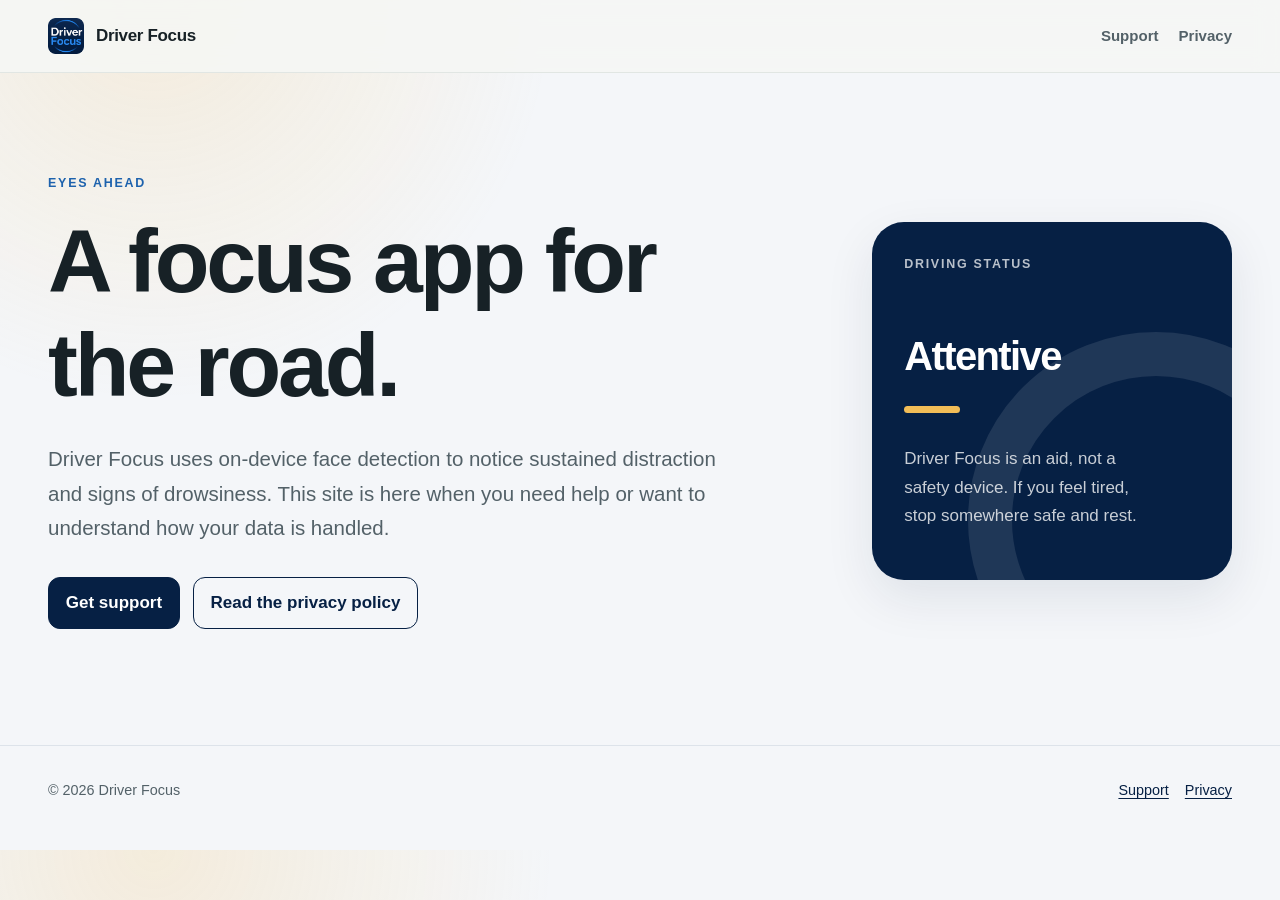
<file: docs/index.html>
<!doctype html>
<html lang="en">
  <head>
    <meta charset="utf-8">
    <meta name="viewport" content="width=device-width, initial-scale=1">
    <meta name="description" content="Support and privacy information for Driver Focus.">
    <title>Driver Focus: Support and privacy</title>
    <link rel="icon" type="image/png" href="./assets/favicon-32.png">
    <link rel="apple-touch-icon" href="./assets/apple-touch-icon.png">
    <link rel="stylesheet" href="./assets/site.css">
  </head>
  <body>
    <header class="site-header">
      <nav class="nav shell" aria-label="Main navigation">
        <a class="brand" href="./">
          <span class="brand-mark" aria-hidden="true"></span>
          Driver Focus
        </a>
        <div class="nav-links">
          <a href="./support/">Support</a>
          <a href="./privacy/">Privacy</a>
        </div>
      </nav>
    </header>
    <main>
      <section class="hero shell">
        <div>
          <p class="eyebrow">Eyes ahead</p>
          <h1>A focus app for the road.</h1>
          <p class="lede">
            Driver Focus uses on-device face detection to notice sustained
            distraction and signs of drowsiness. This site is here when you
            need help or want to understand how your data is handled.
          </p>
          <div class="actions">
            <a class="button" href="./support/">Get support</a>
            <a class="button secondary" href="./privacy/">Read the privacy policy</a>
          </div>
        </div>
        <aside class="signal-card" aria-label="Driver Focus safety reminder">
          <div class="signal-label">Driving status</div>
          <div class="signal-status">Attentive</div>
          <div class="signal-line" aria-hidden="true"></div>
          <p class="signal-copy">
            Driver Focus is an aid, not a safety device. If you feel tired,
            stop somewhere safe and rest.
          </p>
        </aside>
      </section>
    </main>
    <footer class="page-footer">
      <div class="footer-row shell">
        <span>© 2026 Driver Focus</span>
        <div class="footer-links">
          <a href="./support/">Support</a>
          <a href="./privacy/">Privacy</a>
        </div>
      </div>
    </footer>
  </body>
</html>
</file>
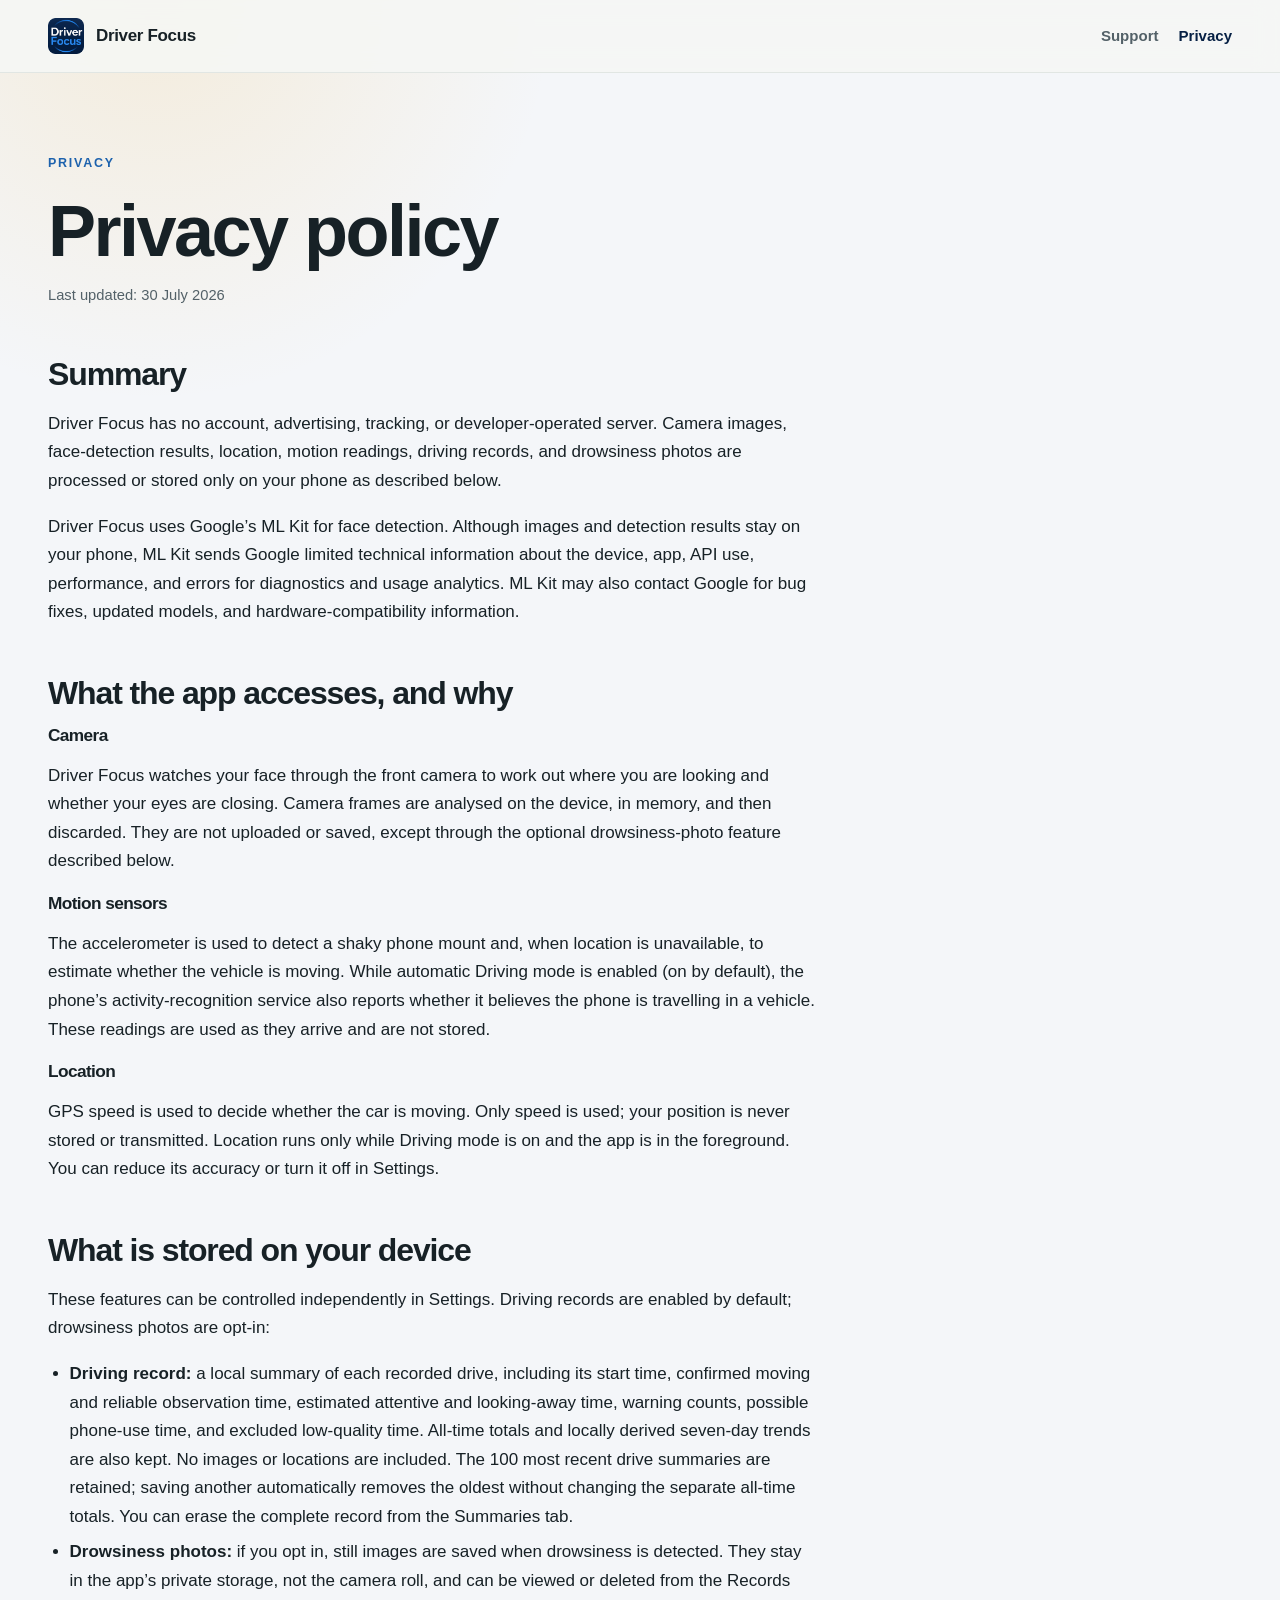
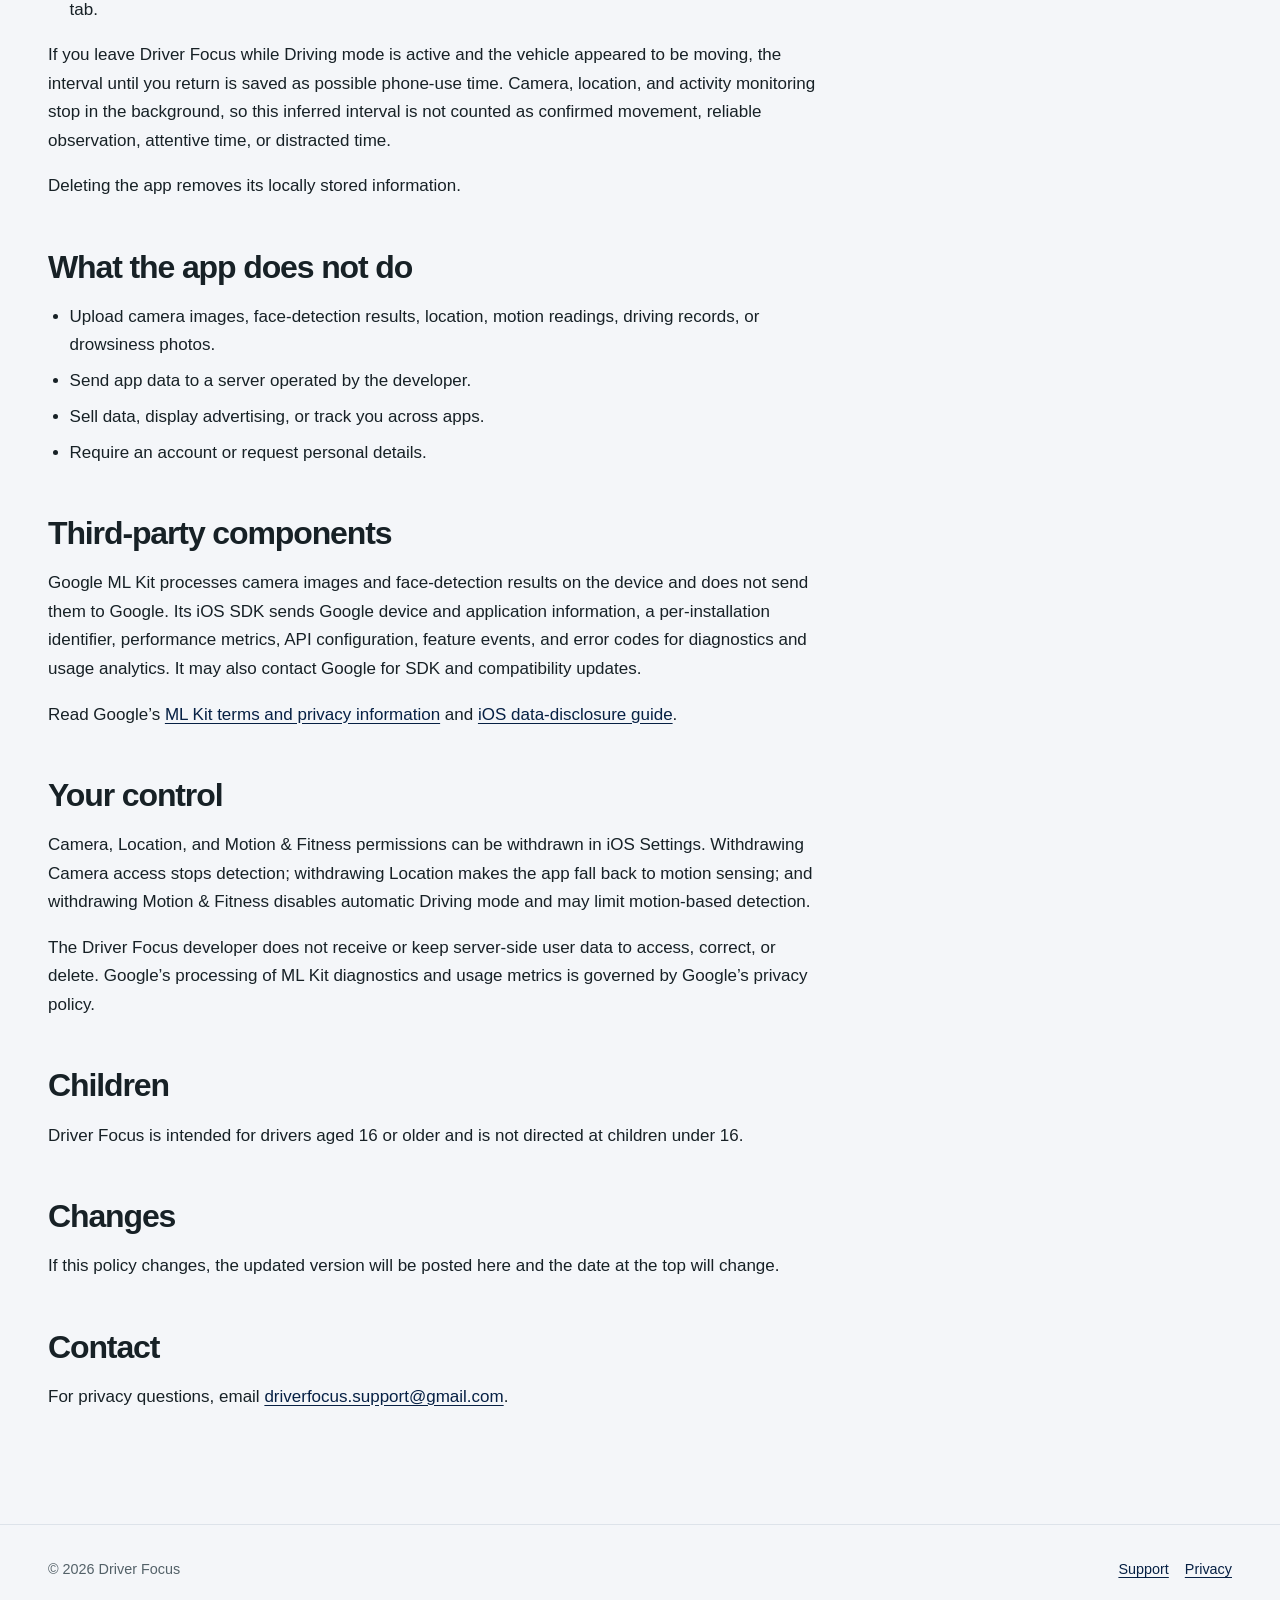
<file: docs/privacy/index.html>
<!doctype html>
<html lang="en">
  <head>
    <meta charset="utf-8">
    <meta name="viewport" content="width=device-width, initial-scale=1">
    <meta name="description" content="Privacy policy for Driver Focus.">
    <title>Privacy policy | Driver Focus</title>
    <link rel="icon" type="image/png" href="../assets/favicon-32.png">
    <link rel="apple-touch-icon" href="../assets/apple-touch-icon.png">
    <link rel="stylesheet" href="../assets/site.css">
  </head>
  <body>
    <header class="site-header">
      <nav class="nav shell" aria-label="Main navigation">
        <a class="brand" href="../">
          <span class="brand-mark" aria-hidden="true"></span>
          Driver Focus
        </a>
        <div class="nav-links">
          <a href="../support/">Support</a>
          <a href="./" aria-current="page">Privacy</a>
        </div>
      </nav>
    </header>
    <main class="shell">
      <article class="content">
        <p class="eyebrow">Privacy</p>
        <h1>Privacy policy</h1>
        <p class="meta">Last updated: 30 July 2026</p>

        <h2>Summary</h2>
        <p>
          Driver Focus has no account, advertising, tracking, or
          developer-operated server. Camera images, face-detection results,
          location, motion readings, driving records, and drowsiness photos are
          processed or stored only on your phone as described below.
        </p>
        <p>
          Driver Focus uses Google’s ML Kit for face detection. Although images
          and detection results stay on your phone, ML Kit sends Google limited
          technical information about the device, app, API use, performance,
          and errors for diagnostics and usage analytics. ML Kit may also
          contact Google for bug fixes, updated models, and
          hardware-compatibility information.
        </p>

        <h2>What the app accesses, and why</h2>
        <h3>Camera</h3>
        <p>
          Driver Focus watches your face through the front camera to work out
          where you are looking and whether your eyes are closing. Camera frames
          are analysed on the device, in memory, and then discarded. They are
          not uploaded or saved, except through the optional drowsiness-photo
          feature described below.
        </p>
        <h3>Motion sensors</h3>
        <p>
          The accelerometer is used to detect a shaky phone mount and, when
          location is unavailable, to estimate whether the vehicle is moving.
          While automatic Driving mode is enabled (on by default), the phone’s
          activity-recognition service also reports whether it believes the
          phone is travelling in a vehicle. These readings are used as they
          arrive and are not stored.
        </p>
        <h3>Location</h3>
        <p>
          GPS speed is used to decide whether the car is moving. Only speed is
          used; your position is never stored or transmitted. Location runs only
          while Driving mode is on and the app is in the foreground. You can
          reduce its accuracy or turn it off in Settings.
        </p>

        <h2>What is stored on your device</h2>
        <p>
          These features can be controlled independently in Settings. Driving
          records are enabled by default; drowsiness photos are opt-in:
        </p>
        <ul>
          <li>
            <strong>Driving record:</strong> a local summary of each recorded
            drive, including its start time, confirmed moving and reliable
            observation time, estimated attentive and looking-away time,
            warning counts, possible phone-use time, and excluded low-quality
            time. All-time totals and locally derived seven-day trends are also
            kept. No images or locations are included. The 100 most recent
            drive summaries are retained; saving another automatically removes
            the oldest without changing the separate all-time totals. You can
            erase the complete record from the Summaries tab.
          </li>
          <li>
            <strong>Drowsiness photos:</strong> if you opt in, still images are
            saved when drowsiness is detected. They stay in the app’s private
            storage, not the camera roll, and can be viewed or deleted from the
            Records tab.
          </li>
        </ul>
        <p>
          If you leave Driver Focus while Driving mode is active and the
          vehicle appeared to be moving, the interval until you return is saved
          as possible phone-use time. Camera, location, and activity monitoring
          stop in the background, so this inferred interval is not counted as
          confirmed movement, reliable observation, attentive time, or
          distracted time.
        </p>
        <p>Deleting the app removes its locally stored information.</p>

        <h2>What the app does not do</h2>
        <ul>
          <li>
            Upload camera images, face-detection results, location, motion
            readings, driving records, or drowsiness photos.
          </li>
          <li>Send app data to a server operated by the developer.</li>
          <li>Sell data, display advertising, or track you across apps.</li>
          <li>Require an account or request personal details.</li>
        </ul>

        <h2>Third-party components</h2>
        <p>
          Google ML Kit processes camera images and face-detection results on
          the device and does not send them to Google. Its iOS SDK sends Google
          device and application information, a per-installation identifier,
          performance metrics, API configuration, feature events, and error
          codes for diagnostics and usage analytics. It may also contact Google
          for SDK and compatibility updates.
        </p>
        <p>
          Read Google’s
          <a href="https://developers.google.com/ml-kit/terms">ML Kit terms and privacy information</a>
          and
          <a href="https://developers.google.com/ml-kit/ios-data-disclosure">iOS data-disclosure guide</a>.
        </p>

        <h2>Your control</h2>
        <p>
          Camera, Location, and Motion &amp; Fitness permissions can be
          withdrawn in iOS Settings. Withdrawing Camera access stops detection;
          withdrawing Location makes the app fall back to motion sensing; and
          withdrawing Motion &amp; Fitness disables automatic Driving mode and
          may limit motion-based detection.
        </p>
        <p>
          The Driver Focus developer does not receive or keep server-side user
          data to access, correct, or delete. Google’s processing of ML Kit
          diagnostics and usage metrics is governed by Google’s privacy policy.
        </p>

        <h2>Children</h2>
        <p>
          Driver Focus is intended for drivers aged 16 or older and is not
          directed at children under 16.
        </p>

        <h2>Changes</h2>
        <p>
          If this policy changes, the updated version will be posted here and
          the date at the top will change.
        </p>

        <h2>Contact</h2>
        <p>
          For privacy questions, email
          <a href="mailto:driverfocus.support@gmail.com?subject=Driver%20Focus%20privacy">
            driverfocus.support@gmail.com</a>.
        </p>
      </article>
    </main>
    <footer class="page-footer">
      <div class="footer-row shell">
        <span>© 2026 Driver Focus</span>
        <div class="footer-links">
          <a href="../support/">Support</a>
          <a href="./">Privacy</a>
        </div>
      </div>
    </footer>
  </body>
</html>
</file>
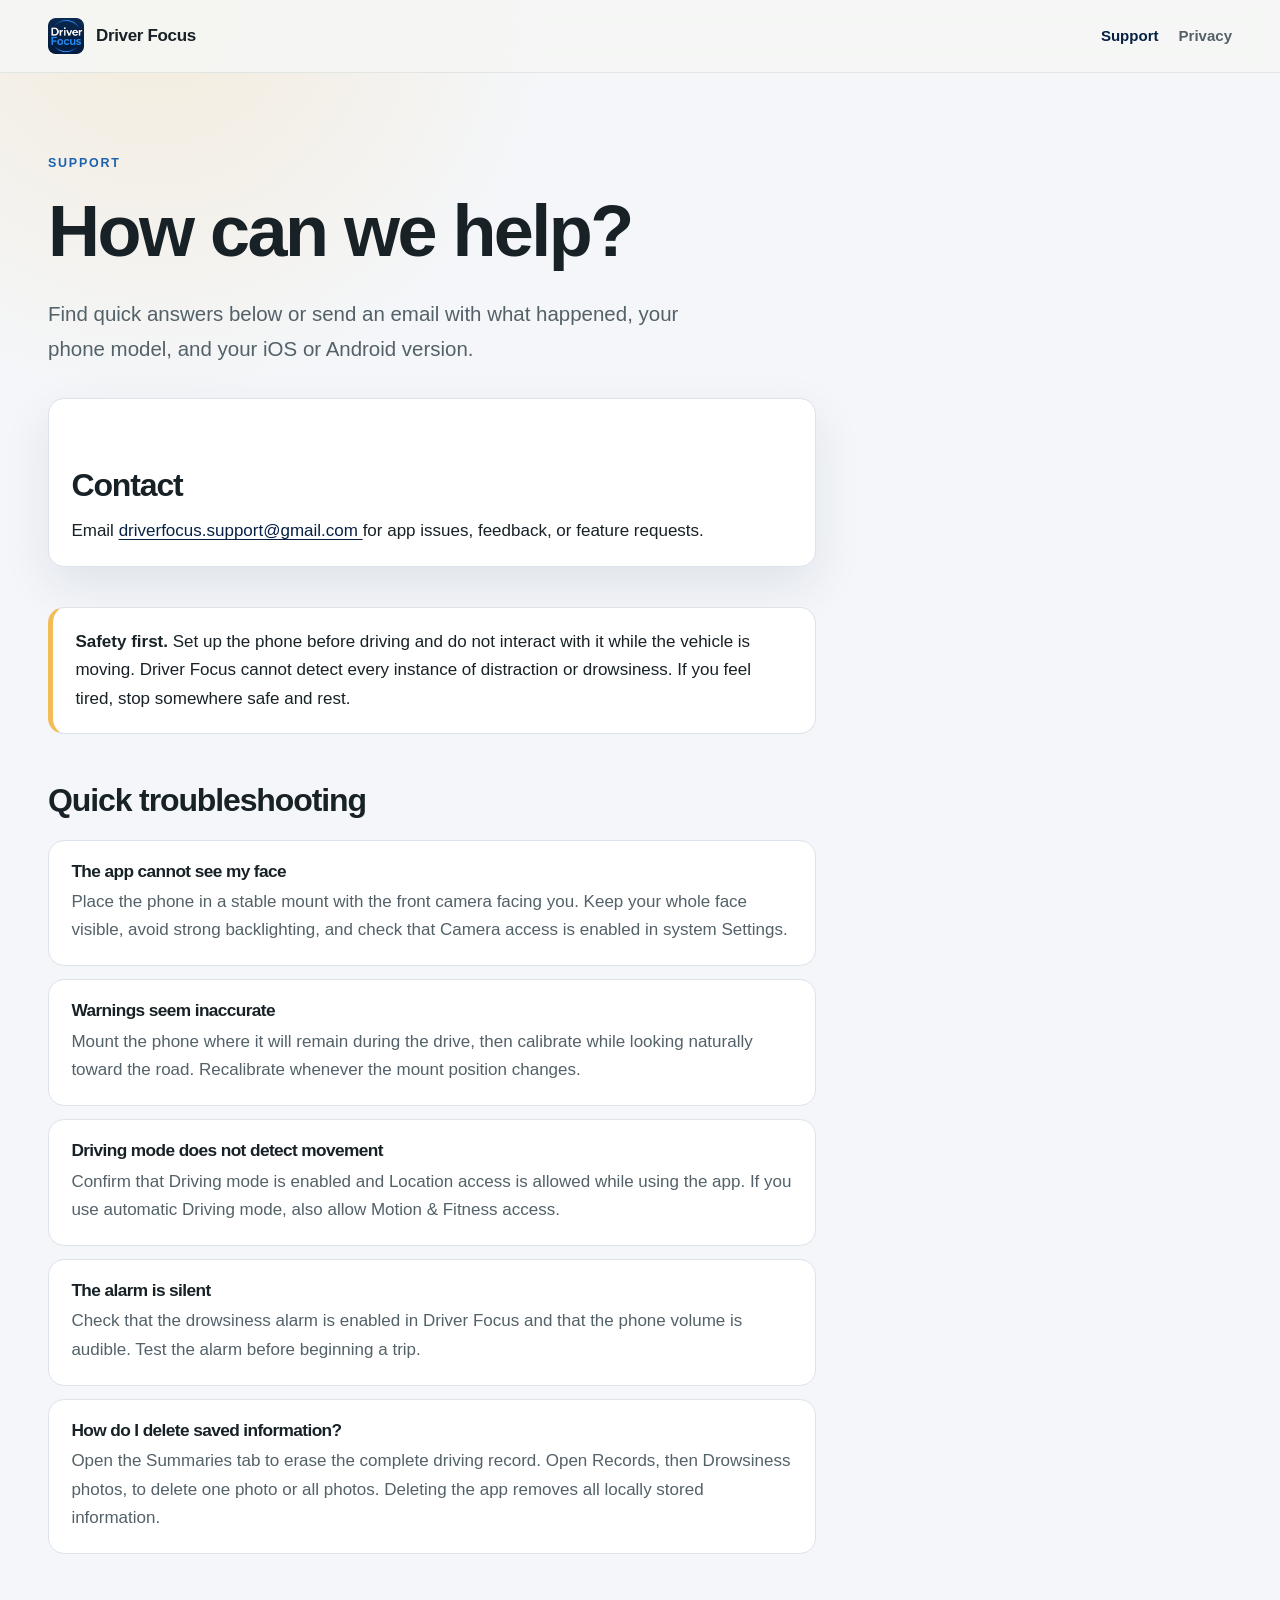
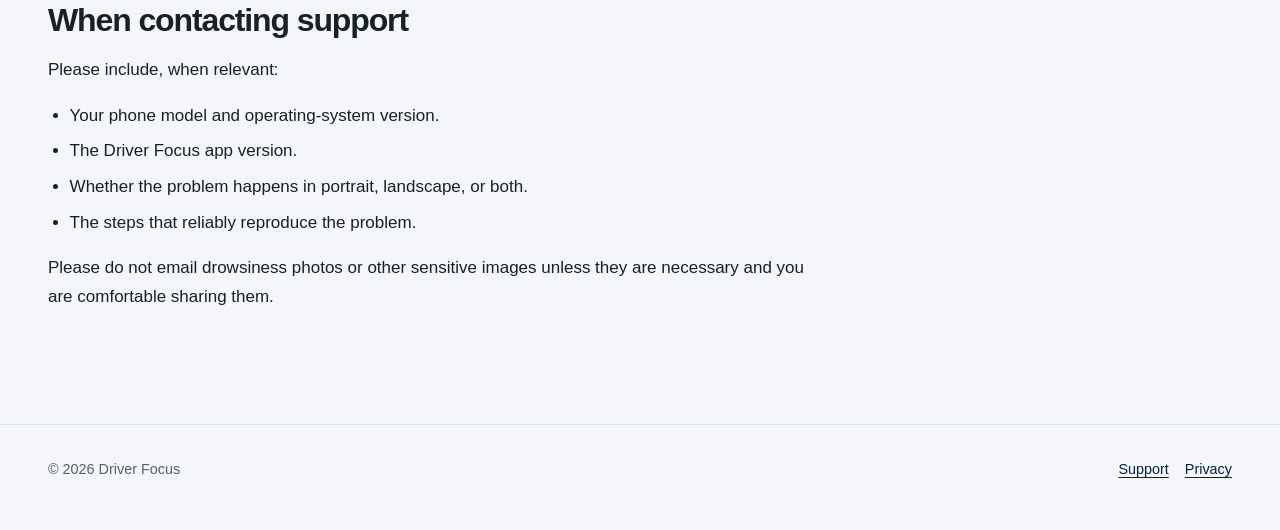
<file: docs/support/index.html>
<!doctype html>
<html lang="en">
  <head>
    <meta charset="utf-8">
    <meta name="viewport" content="width=device-width, initial-scale=1">
    <meta name="description" content="Help, troubleshooting, and contact information for Driver Focus.">
    <title>Support | Driver Focus</title>
    <link rel="icon" type="image/png" href="../assets/favicon-32.png">
    <link rel="apple-touch-icon" href="../assets/apple-touch-icon.png">
    <link rel="stylesheet" href="../assets/site.css">
  </head>
  <body>
    <header class="site-header">
      <nav class="nav shell" aria-label="Main navigation">
        <a class="brand" href="../">
          <span class="brand-mark" aria-hidden="true"></span>
          Driver Focus
        </a>
        <div class="nav-links">
          <a href="./" aria-current="page">Support</a>
          <a href="../privacy/">Privacy</a>
        </div>
      </nav>
    </header>
    <main class="shell">
      <article class="content">
        <p class="eyebrow">Support</p>
        <h1>How can we help?</h1>
        <p class="lede">
          Find quick answers below or send an email with what happened, your
          phone model, and your iOS or Android version.
        </p>

        <section class="contact-card" aria-labelledby="contact-heading">
          <h2 id="contact-heading">Contact</h2>
          <p>
            Email
            <a href="mailto:driverfocus.support@gmail.com?subject=Driver%20Focus%20support">
              driverfocus.support@gmail.com
            </a>
            for app issues, feedback, or feature requests.
          </p>
        </section>

        <div class="notice">
          <strong>Safety first.</strong> Set up the phone before driving and do
          not interact with it while the vehicle is moving. Driver Focus cannot
          detect every instance of distraction or drowsiness. If you feel tired,
          stop somewhere safe and rest.
        </div>

        <h2>Quick troubleshooting</h2>
        <div class="faq">
          <section class="faq-item">
            <h3>The app cannot see my face</h3>
            <p>
              Place the phone in a stable mount with the front camera facing
              you. Keep your whole face visible, avoid strong backlighting, and
              check that Camera access is enabled in system Settings.
            </p>
          </section>
          <section class="faq-item">
            <h3>Warnings seem inaccurate</h3>
            <p>
              Mount the phone where it will remain during the drive, then
              calibrate while looking naturally toward the road. Recalibrate
              whenever the mount position changes.
            </p>
          </section>
          <section class="faq-item">
            <h3>Driving mode does not detect movement</h3>
            <p>
              Confirm that Driving mode is enabled and Location access is
              allowed while using the app. If you use automatic Driving mode,
              also allow Motion &amp; Fitness access.
            </p>
          </section>
          <section class="faq-item">
            <h3>The alarm is silent</h3>
            <p>
              Check that the drowsiness alarm is enabled in Driver Focus and
              that the phone volume is audible. Test the alarm before beginning
              a trip.
            </p>
          </section>
          <section class="faq-item">
            <h3>How do I delete saved information?</h3>
            <p>
              Open the Summaries tab to erase the complete driving record.
              Open Records, then Drowsiness photos, to delete one photo or all
              photos. Deleting the app removes all locally stored information.
            </p>
          </section>
        </div>

        <h2>When contacting support</h2>
        <p>Please include, when relevant:</p>
        <ul>
          <li>Your phone model and operating-system version.</li>
          <li>The Driver Focus app version.</li>
          <li>Whether the problem happens in portrait, landscape, or both.</li>
          <li>The steps that reliably reproduce the problem.</li>
        </ul>
        <p>
          Please do not email drowsiness photos or other sensitive images unless
          they are necessary and you are comfortable sharing them.
        </p>
      </article>
    </main>
    <footer class="page-footer">
      <div class="footer-row shell">
        <span>© 2026 Driver Focus</span>
        <div class="footer-links">
          <a href="./">Support</a>
          <a href="../privacy/">Privacy</a>
        </div>
      </div>
    </footer>
  </body>
</html>
</file>
<file: docs/assets/site.css>
:root {
  color-scheme: light;
  --ink: #172126;
  --muted: #536168;
  --paper: #f4f6f9;
  --surface: #ffffff;
  --line: #dde3ea;
  /* Taken from the app icon: #062044 is its background, #2989f1 its wordmark.
     The wordmark blue is darkened for text because at full strength it only
     reaches 3.5:1 against white, short of the 4.5:1 needed to read well. */
  --blue: #1d62ad;
  --blue-dark: #062044;
  --blue-soft: #e8eef8;
  --amber: #f2bd57;
  --shadow: 0 18px 50px rgba(6, 32, 68, 0.09);
}

* {
  box-sizing: border-box;
}

html {
  scroll-behavior: smooth;
}

body {
  margin: 0;
  background:
    radial-gradient(circle at 12% 0%, rgba(242, 189, 87, 0.18), transparent 25rem),
    var(--paper);
  color: var(--ink);
  font-family: Inter, ui-sans-serif, -apple-system, BlinkMacSystemFont, "Segoe UI",
    sans-serif;
  font-size: 17px;
  line-height: 1.68;
}

a {
  color: var(--blue-dark);
  text-underline-offset: 0.18em;
}

a:hover {
  color: var(--blue);
}

.shell {
  width: min(100% - 2rem, 74rem);
  margin-inline: auto;
}

.site-header {
  border-bottom: 1px solid rgba(220, 227, 223, 0.8);
  background: rgba(245, 247, 244, 0.9);
  backdrop-filter: blur(12px);
  position: sticky;
  top: 0;
  z-index: 10;
}

.nav {
  min-height: 4.5rem;
  display: flex;
  align-items: center;
  justify-content: space-between;
  gap: 1.5rem;
}

.brand {
  display: inline-flex;
  align-items: center;
  gap: 0.75rem;
  color: var(--ink);
  font-weight: 750;
  letter-spacing: -0.02em;
  text-decoration: none;
}

.brand-mark {
  width: 2.25rem;
  aspect-ratio: 1;
  /* The app's own icon, with the corners rounded here because the web applies
     no mask of its own. The url is resolved against this stylesheet, so every
     page picks it up whatever depth it sits at. */
  background: url("driver-focus-mark.png") center / contain no-repeat;
}

.nav-links {
  display: flex;
  align-items: center;
  gap: 1.25rem;
  font-size: 0.94rem;
}

.nav-links a {
  color: var(--muted);
  font-weight: 650;
  text-decoration: none;
}

.nav-links a[aria-current="page"],
.nav-links a:hover {
  color: var(--blue-dark);
}

main {
  padding: 5rem 0 6rem;
}

.hero {
  display: grid;
  grid-template-columns: minmax(0, 1.35fr) minmax(17rem, 0.65fr);
  align-items: center;
  gap: clamp(2rem, 6vw, 6rem);
  min-height: 31rem;
}

.eyebrow {
  margin: 0 0 1rem;
  color: var(--blue);
  font-size: 0.78rem;
  font-weight: 800;
  letter-spacing: 0.14em;
  text-transform: uppercase;
}

h1,
h2,
h3 {
  line-height: 1.16;
  letter-spacing: -0.035em;
}

h1 {
  max-width: 14ch;
  margin: 0;
  font-size: clamp(2.8rem, 7vw, 5.6rem);
}

h2 {
  margin: 3rem 0 0.8rem;
  font-size: clamp(1.45rem, 3vw, 2rem);
}

h3 {
  margin: 0 0 0.45rem;
  font-size: 1.08rem;
}

.lede {
  max-width: 42rem;
  margin: 1.5rem 0 0;
  color: var(--muted);
  font-size: clamp(1.05rem, 2vw, 1.28rem);
}

.actions {
  display: flex;
  flex-wrap: wrap;
  gap: 0.8rem;
  margin-top: 2rem;
}

.button {
  display: inline-flex;
  align-items: center;
  justify-content: center;
  min-height: 3rem;
  padding: 0.65rem 1.05rem;
  border: 1px solid var(--blue-dark);
  border-radius: 0.75rem;
  background: var(--blue-dark);
  color: white;
  font-weight: 720;
  text-decoration: none;
}

.button.secondary {
  background: transparent;
  color: var(--blue-dark);
}

.signal-card {
  position: relative;
  overflow: hidden;
  min-height: 22rem;
  padding: 2rem;
  border-radius: 2rem;
  background: var(--blue-dark);
  color: white;
  box-shadow: var(--shadow);
}

.signal-card::after {
  content: "";
  position: absolute;
  width: 18rem;
  height: 18rem;
  right: -7rem;
  bottom: -8rem;
  border: 2.8rem solid rgba(255, 255, 255, 0.1);
  border-radius: 50%;
}

.signal-label {
  color: rgba(255, 255, 255, 0.72);
  font-size: 0.78rem;
  font-weight: 800;
  letter-spacing: 0.14em;
  text-transform: uppercase;
}

.signal-status {
  margin-top: 3rem;
  font-size: 2.5rem;
  font-weight: 780;
  letter-spacing: -0.04em;
}

.signal-line {
  width: 3.5rem;
  height: 0.45rem;
  margin-top: 1rem;
  border-radius: 1rem;
  background: var(--amber);
}

.signal-copy {
  position: relative;
  z-index: 1;
  max-width: 16rem;
  margin-top: 2rem;
  color: rgba(255, 255, 255, 0.78);
}

.content {
  width: min(100%, 48rem);
}

.content h1 {
  max-width: 18ch;
  font-size: clamp(2.5rem, 6vw, 4.5rem);
}

.meta {
  margin: 0.6rem 0 2.2rem;
  color: var(--muted);
  font-size: 0.92rem;
}

.notice,
.contact-card,
.faq-item {
  padding: 1.25rem 1.4rem;
  border: 1px solid var(--line);
  border-radius: 1rem;
  background: var(--surface);
}

.notice {
  margin: 2rem 0;
  border-left: 0.35rem solid var(--amber);
}

.contact-card {
  margin: 2rem 0 2.5rem;
  box-shadow: var(--shadow);
}

.contact-card p {
  margin: 0.4rem 0 0;
}

.faq {
  display: grid;
  gap: 0.85rem;
  margin-top: 1.25rem;
}

.faq-item p {
  margin: 0;
  color: var(--muted);
}

ul,
ol {
  padding-left: 1.35rem;
}

li + li {
  margin-top: 0.45rem;
}

.page-footer {
  padding: 2rem 0 3rem;
  border-top: 1px solid var(--line);
  color: var(--muted);
  font-size: 0.9rem;
}

.footer-row {
  display: flex;
  justify-content: space-between;
  gap: 1.5rem;
}

.footer-links {
  display: flex;
  gap: 1rem;
}

@media (max-width: 720px) {
  body {
    font-size: 16px;
  }

  .nav {
    min-height: 4rem;
  }

  .nav-links {
    gap: 0.75rem;
  }

  main {
    padding-top: 3rem;
  }

  .hero {
    grid-template-columns: 1fr;
    min-height: auto;
  }

  .signal-card {
    min-height: 18rem;
  }

  .footer-row {
    flex-direction: column;
  }
}

@media (prefers-reduced-motion: reduce) {
  html {
    scroll-behavior: auto;
  }
}
</file>
